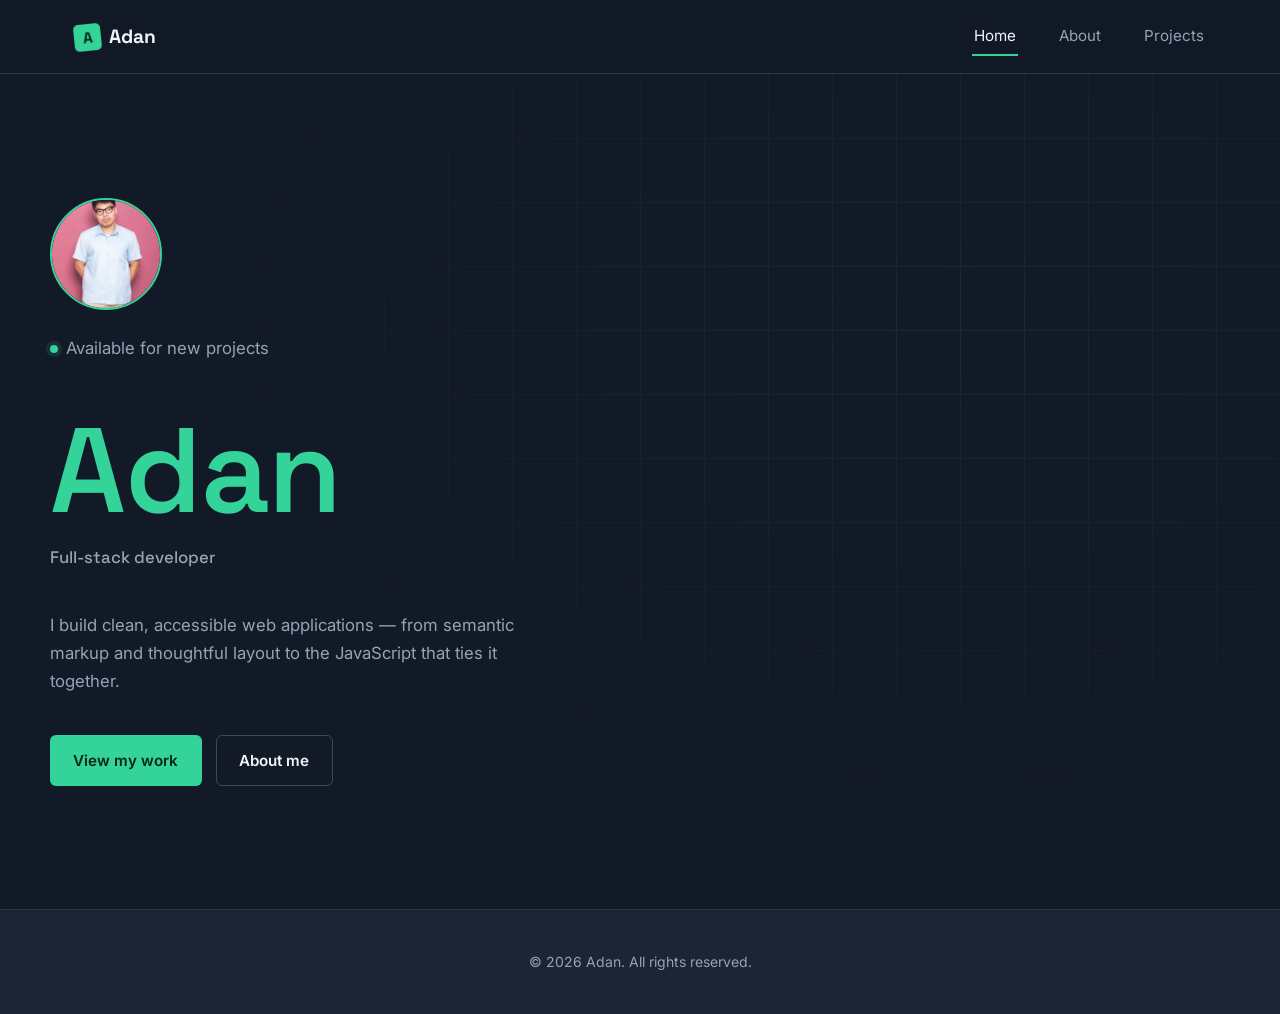
<file: index.html>
<!doctype html>
<html lang="en">
  <head>
    <meta charset="UTF-8" />
    <meta name="viewport" content="width=device-width, initial-scale=1.0" />
    <title>Adan | Full-Stack Developer</title>
    <link rel="preconnect" href="https://fonts.googleapis.com" />
    <link rel="preconnect" href="https://fonts.gstatic.com" crossorigin />
    <link
      href="https://fonts.googleapis.com/css2?family=Space+Grotesk:wght@500;600;700&family=Inter:wght@400;500;600&display=swap"
      rel="stylesheet"
    />
    <link
      rel="stylesheet"
      href="https://cdnjs.cloudflare.com/ajax/libs/font-awesome/6.4.0/css/all.min.css"
    />
    <link rel="stylesheet" href="styles.css" />
  </head>
  <body>
    <header class="site-header">
      <nav class="nav-container">
        <a href="index.html" class="logo">
          <span class="logo-mark">A</span>Adan
        </a>
        <button class="nav-toggle" id="navToggle" aria-expanded="false" aria-controls="navLinks" aria-label="Toggle menu">
          <span></span><span></span><span></span>
        </button>
        <ul class="nav-links" id="navLinks">
          <li><a href="index.html" aria-current="page">Home</a></li>
          <li><a href="about.html">About</a></li>
          <li><a href="projects.html">Projects</a></li>
        </ul>
      </nav>
    </header>

    <main>
      <section class="hero-section">
        <div class="hero-inner">
          <div class="hero-content">
            <img
              src="avatar.webp"
              alt="Portrait of Adan, a full-stack developer"
              class="hero-avatar"
              width="112"
              height="112"
            />
            <p class="hero-tag">Available for new projects</p>
            <h1 class="hero-name">Adan</h1>
            <p class="hero-role">Full-stack developer</p>
            <p>
              I build clean, accessible web applications — from semantic
              markup and thoughtful layout to the JavaScript that ties it
              together.
            </p>
            <div class="hero-actions">
              <a href="projects.html" class="btn btn-primary">View my work</a>
              <a href="about.html" class="btn btn-secondary">About me</a>
            </div>
          </div>
        </div>
      </section>
    </main>

    <footer class="site-footer">
      <p>&copy; 2026 Adan. All rights reserved.</p>
    </footer>

    <script src="nav.js"></script>
  </body>
</html>
</file>
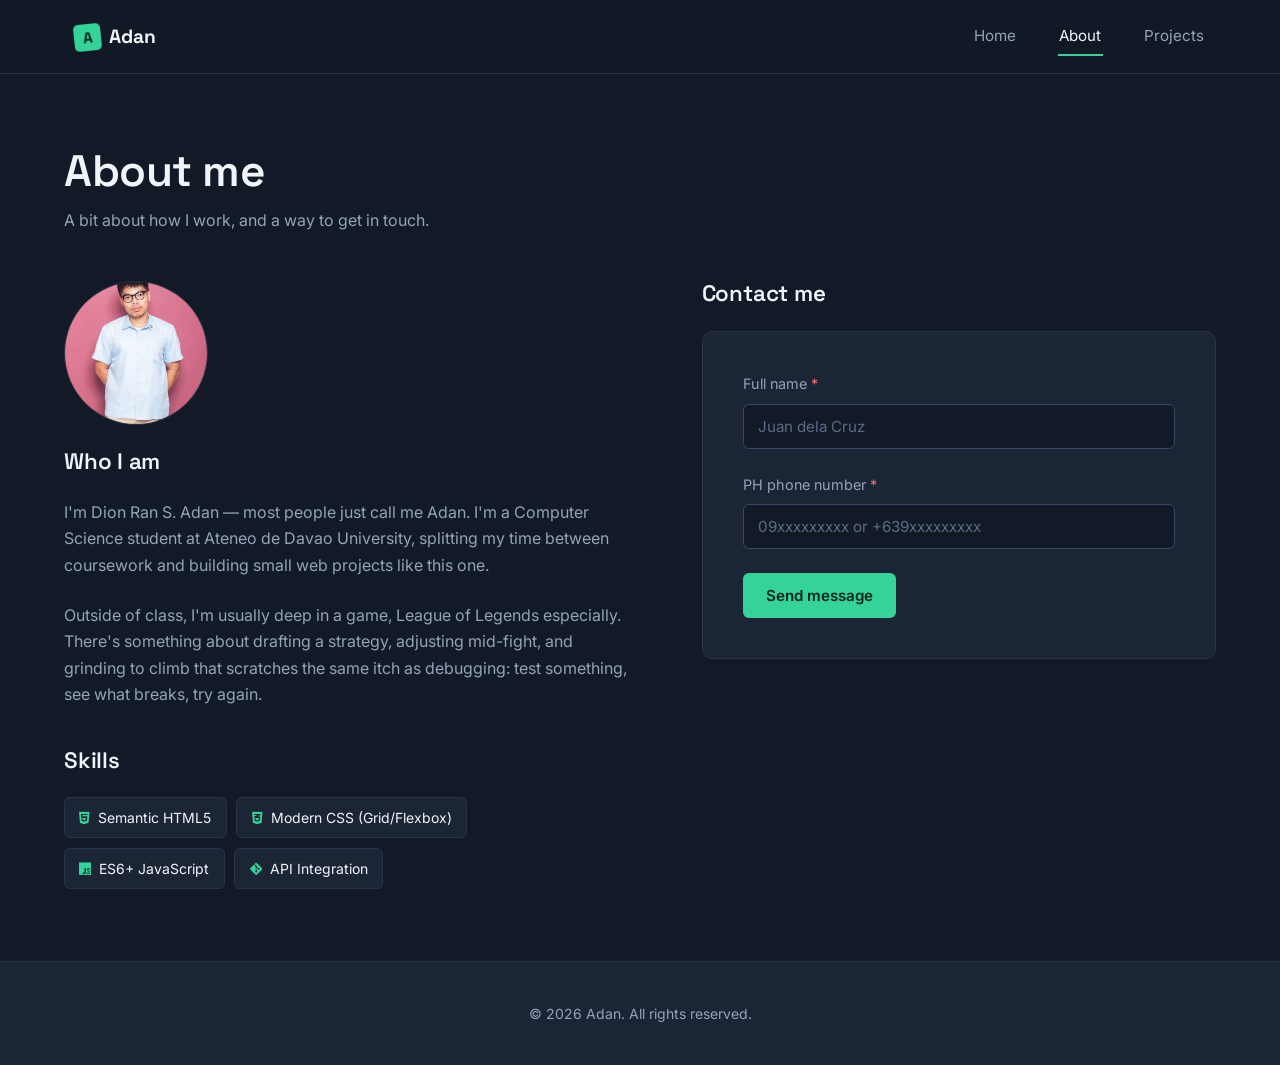
<file: about.html>
<!doctype html>
<html lang="en">
  <head>
    <meta charset="UTF-8" />
    <meta name="viewport" content="width=device-width, initial-scale=1.0" />
    <title>About | Adan</title>
    <link rel="preconnect" href="https://fonts.googleapis.com" />
    <link rel="preconnect" href="https://fonts.gstatic.com" crossorigin />
    <link
      href="https://fonts.googleapis.com/css2?family=Space+Grotesk:wght@500;600;700&family=Inter:wght@400;500;600&display=swap"
      rel="stylesheet"
    />
    <link
      rel="stylesheet"
      href="https://cdnjs.cloudflare.com/ajax/libs/font-awesome/6.4.0/css/all.min.css"
    />
    <link rel="stylesheet" href="styles.css" />
  </head>
  <body>
    <header class="site-header">
      <nav class="nav-container">
        <a href="index.html" class="logo">
          <span class="logo-mark">A</span>Adan
        </a>
        <button class="nav-toggle" id="navToggle" aria-expanded="false" aria-controls="navLinks" aria-label="Toggle menu">
          <span></span><span></span><span></span>
        </button>
        <ul class="nav-links" id="navLinks">
          <li><a href="index.html">Home</a></li>
          <li><a href="about.html" aria-current="page">About</a></li>
          <li><a href="projects.html">Projects</a></li>
        </ul>
      </nav>
    </header>

    <main>
      <div class="container">
        <div class="page-header">
          <h1>About me</h1>
          <p>A bit about how I work, and a way to get in touch.</p>
        </div>
      </div>

      <section class="about-section">
        <div class="container">
          <div class="about-grid">
            <div class="about-text">
              <img
                src="avatar.webp"
                alt="Portrait of Adan, a full-stack developer"
                class="about-avatar"
                width="144"
                height="144"
              />
              <h2>Who I am</h2>
              <p>
                I'm Dion Ran S. Adan — most people just call me Adan. I'm a
                Computer Science student at Ateneo de Davao University,
                splitting my time between coursework and building small web
                projects like this one.
              </p>
              <p>
                Outside of class, I'm usually deep in a game, League of
                Legends especially. There's something about drafting a
                strategy, adjusting mid-fight, and grinding to climb that
                scratches the same itch as debugging: test something, see
                what breaks, try again.
              </p>

              <h2 style="margin-top: 2.5rem;">Skills</h2>
              <ul class="skills-list">
                <li><i class="fa-brands fa-html5"></i> Semantic HTML5</li>
                <li>
                  <i class="fa-brands fa-css3-alt"></i> Modern CSS
                  (Grid/Flexbox)
                </li>
                <li><i class="fa-brands fa-js"></i> ES6+ JavaScript</li>
                <li><i class="fa-brands fa-git-alt"></i> API Integration</li>
              </ul>
            </div>

            <div class="contact-column">
              <h2>Contact me</h2>
              <form id="contactForm" class="contact-form" novalidate>
                <div class="form-group">
                  <label for="fullName"
                    >Full name <span class="required">*</span></label
                  >
                  <input
                    type="text"
                    id="fullName"
                    autocomplete="name"
                    placeholder="Juan dela Cruz"
                    required
                  />
                </div>
                <div class="form-group">
                  <label for="phone"
                    >PH phone number <span class="required">*</span></label
                  >
                  <input
                    type="tel"
                    id="phone"
                    placeholder="09xxxxxxxxx or +639xxxxxxxxx"
                    required
                  />
                  <small class="error-text" id="phoneError"
                    >Please enter a valid PH mobile number.</small
                  >
                </div>
                <button type="submit" class="btn btn-primary">
                  Send message
                </button>
                <div id="formError" class="error-message hidden" role="alert">
                  Please provide a valid full name and Philippine mobile
                  number.
                </div>
                <div id="formSuccess" class="success-message hidden">
                  Thanks! Your message is ready to be sent.
                </div>
              </form>
            </div>
          </div>
        </div>
      </section>
    </main>

    <footer class="site-footer">
      <p>&copy; 2026 Adan. All rights reserved.</p>
    </footer>

    <script src="nav.js"></script>
    <script src="contact.js"></script>
  </body>
</html>
</file>
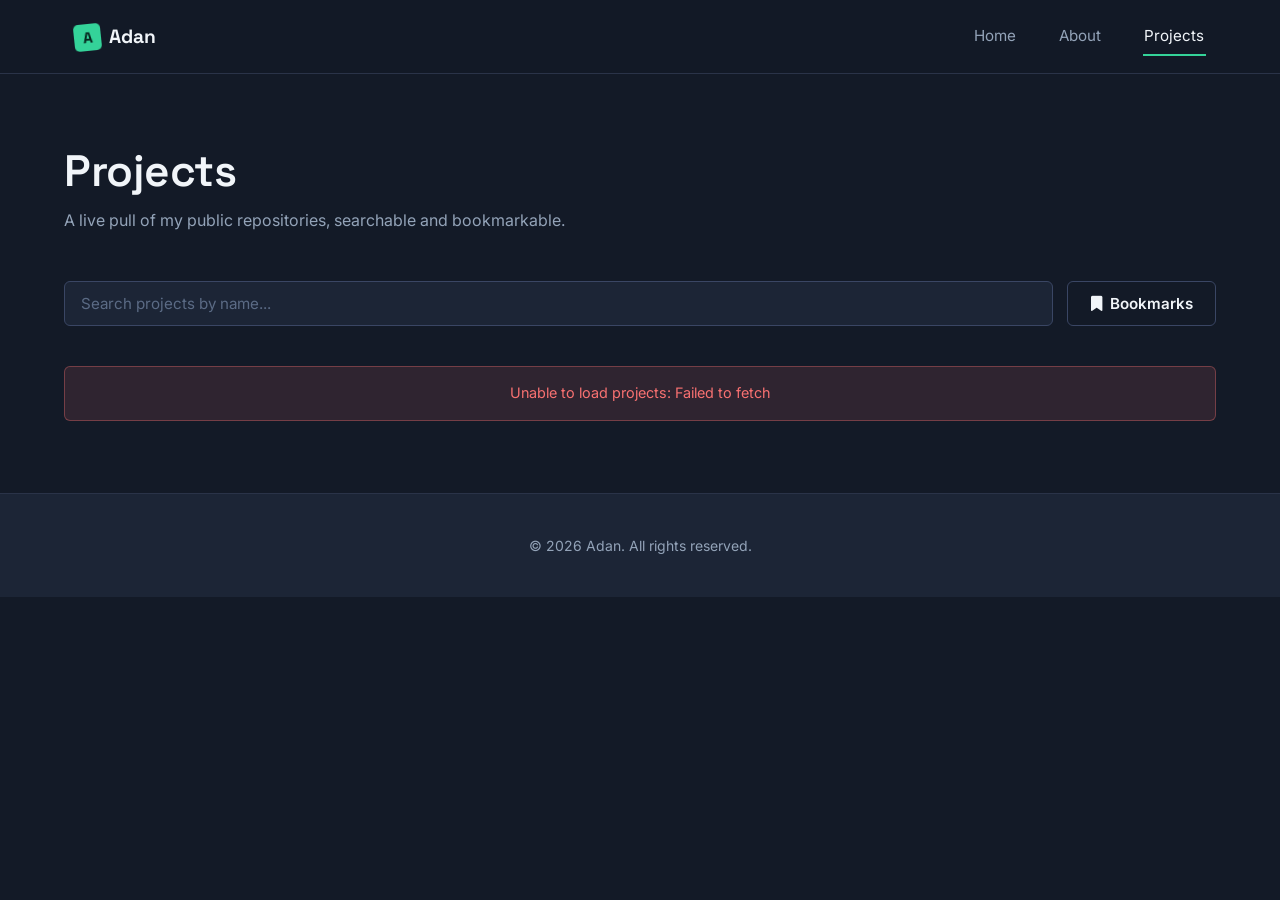
<file: projects.html>
<!doctype html>
<html lang="en">
  <head>
    <meta charset="UTF-8" />
    <meta name="viewport" content="width=device-width, initial-scale=1.0" />
    <title>Projects | Adan</title>
    <link rel="preconnect" href="https://fonts.googleapis.com" />
    <link rel="preconnect" href="https://fonts.gstatic.com" crossorigin />
    <link
      href="https://fonts.googleapis.com/css2?family=Space+Grotesk:wght@500;600;700&family=Inter:wght@400;500;600&display=swap"
      rel="stylesheet"
    />
    <link
      rel="stylesheet"
      href="https://cdnjs.cloudflare.com/ajax/libs/font-awesome/6.4.0/css/all.min.css"
    />
    <link rel="stylesheet" href="styles.css" />
  </head>
  <body>
    <header class="site-header">
      <nav class="nav-container">
        <a href="index.html" class="logo">
          <span class="logo-mark">A</span>Adan
        </a>
        <button class="nav-toggle" id="navToggle" aria-expanded="false" aria-controls="navLinks" aria-label="Toggle menu">
          <span></span><span></span><span></span>
        </button>
        <ul class="nav-links" id="navLinks">
          <li><a href="index.html">Home</a></li>
          <li><a href="about.html">About</a></li>
          <li><a href="projects.html" aria-current="page">Projects</a></li>
        </ul>
      </nav>
    </header>

    <main>
      <div class="container">
        <div class="page-header">
          <h1>Projects</h1>
          <p>A live pull of my public repositories, searchable and bookmarkable.</p>
        </div>
      </div>

      <section class="projects-section">
        <div class="container">
          <div class="projects-controls">
            <input
              type="text"
              id="searchInput"
              placeholder="Search projects by name..."
              aria-label="Search projects"
            />
            <button id="showBookmarksBtn" class="btn btn-secondary">
              <i class="fa-solid fa-bookmark"></i> Bookmarks
            </button>
          </div>

          <div id="loadingSpinner" class="spinner hidden">
            <i class="fa-solid fa-circle-notch fa-spin"></i> Fetching
            repositories...
          </div>

          <div id="errorContainer" class="error-message hidden"></div>

          <div id="projectGallery" class="gallery-grid">
            <!-- Cards injected via JS DOM Manipulation -->
          </div>

          <div class="pagination-controls hidden" id="paginationControls">
            <button id="prevPage" class="btn btn-secondary">
              <i class="fa-solid fa-chevron-left"></i> Prev
            </button>
            <span id="pageInfo">Page 1 of X</span>
            <button id="nextPage" class="btn btn-secondary">
              Next <i class="fa-solid fa-chevron-right"></i>
            </button>
          </div>
        </div>
      </section>
    </main>

    <footer class="site-footer">
      <p>&copy; 2026 Adan. All rights reserved.</p>
    </footer>

    <script src="nav.js"></script>
    <script src="projects.js"></script>
  </body>
</html>
</file>
<file: styles.css>
/* =========================================================
   Design tokens
   ========================================================= */
:root {
  --bg-dark: #131a27;         /* deep cool slate-navy */
  --bg-surface: #1c2536;      /* card / header surface */
  --bg-surface-raised: #232e42; /* inputs, hovered surfaces */
  --primary: #34d399;         /* emerald accent */
  --primary-deep: #0f766e;
  --primary-ink: #06251d;     /* text on top of primary */
  --text-main: #f1f5f9;
  --text-muted: #93a3b8;
  --text-faint: #5b6b85;
  --border: #2a3348;
  --border-strong: #3a4664;
  --danger: #f87171;
  --danger-bg: rgba(248, 113, 113, 0.12);
  --success-bg: rgba(52, 211, 153, 0.12);

  --font-display: "Space Grotesk", "Segoe UI", sans-serif;
  --font-body: "Inter", "Segoe UI", sans-serif;

  --space-xs: 0.5rem;
  --space-sm: 0.875rem;
  --space-md: 1.5rem;
  --space-lg: 2.5rem;
  --space-xl: 4.5rem;

  --radius-sm: 6px;
  --radius-md: 10px;
  --content-width: 1180px;
}

/* =========================================================
   Reset & base
   ========================================================= */
*,
*::before,
*::after {
  box-sizing: border-box;
  margin: 0;
  padding: 0;
}

html {
  scroll-behavior: smooth;
}

body {
  font-family: var(--font-body);
  background-color: var(--bg-dark);
  color: var(--text-main);
  line-height: 1.65;
  font-size: 1rem;
  -webkit-font-smoothing: antialiased;
}

h1, h2, h3 {
  font-family: var(--font-display);
  line-height: 1.15;
  font-weight: 600;
  letter-spacing: -0.01em;
}

a {
  text-decoration: none;
  color: inherit;
}

img {
  max-width: 100%;
  display: block;
}

:focus-visible {
  outline: 2px solid var(--primary);
  outline-offset: 3px;
}

.container {
  width: 90%;
  max-width: var(--content-width);
  margin: 0 auto;
}

@media (prefers-reduced-motion: reduce) {
  *, *::before, *::after {
    animation-duration: 0.001ms !important;
    transition-duration: 0.001ms !important;
    scroll-behavior: auto !important;
  }
}

/* =========================================================
   Header / navigation
   ========================================================= */
.site-header {
  background-color: rgba(19, 26, 39, 0.85);
  backdrop-filter: blur(10px);
  border-bottom: 1px solid var(--border);
  position: sticky;
  top: 0;
  z-index: 100;
}

.nav-container {
  display: flex;
  justify-content: space-between;
  align-items: center;
  padding: 1.1rem var(--space-md);
  max-width: var(--content-width);
  margin: 0 auto;
}

.logo {
  font-family: var(--font-display);
  font-weight: 700;
  font-size: 1.2rem;
  letter-spacing: -0.01em;
}

.logo-mark {
  display: inline-flex;
  align-items: center;
  justify-content: center;
  width: 1.7rem;
  height: 1.7rem;
  margin-right: 0.5rem;
  background: var(--primary);
  color: var(--primary-ink);
  border-radius: 5px;
  font-size: 0.95rem;
  transform: rotate(-6deg);
}

/* Mobile-first base: collapsed nav behind a toggle button */
.nav-links {
  position: absolute;
  top: 100%;
  left: 0;
  right: 0;
  display: flex;
  flex-direction: column;
  align-items: flex-start;
  gap: 0;
  list-style: none;
  background: var(--bg-surface);
  border-bottom: 1px solid var(--border);
  max-height: 0;
  overflow: hidden;
  transition: max-height 0.25s ease;
}

.nav-links.is-open {
  max-height: 20rem;
}

.nav-links li {
  width: 100%;
}

.nav-links a {
  display: block;
  width: 100%;
  color: var(--text-muted);
  font-size: 0.95rem;
  padding: 1rem var(--space-md);
  border-bottom: 1px solid var(--border);
  border-left: 2px solid transparent;
  transition: color 0.15s ease, border-color 0.15s ease;
}

.nav-links a:hover {
  color: var(--text-main);
}

.nav-links a[aria-current="page"] {
  color: var(--text-main);
  border-bottom-color: var(--border);
  border-left-color: var(--primary);
}

.nav-toggle {
  display: flex;
  flex-direction: column;
  justify-content: center;
  gap: 5px;
  width: 2.2rem;
  height: 2.2rem;
  background: none;
  border: 1px solid var(--border-strong);
  border-radius: var(--radius-sm);
  cursor: pointer;
}

.nav-toggle span {
  display: block;
  width: 1.1rem;
  height: 2px;
  margin: 0 auto;
  background: var(--text-main);
  transition: transform 0.2s ease, opacity 0.2s ease;
}

.nav-toggle[aria-expanded="true"] span:nth-child(1) {
  transform: translateY(7px) rotate(45deg);
}
.nav-toggle[aria-expanded="true"] span:nth-child(2) {
  opacity: 0;
}
.nav-toggle[aria-expanded="true"] span:nth-child(3) {
  transform: translateY(-7px) rotate(-45deg);
}

/* Breakpoint 1: from tablet width up, switch to a horizontal nav */
@media (min-width: 768px) {
  .nav-toggle {
    display: none;
  }

  .nav-links {
    position: static;
    flex-direction: row;
    align-items: center;
    gap: var(--space-lg);
    background: none;
    border-bottom: none;
    max-height: none;
    overflow: visible;
  }

  .nav-links li {
    width: auto;
  }

  .nav-links a {
    width: auto;
    padding: 0.35rem 0.1rem;
    border-bottom: 2px solid transparent;
    border-left: none;
  }

  .nav-links a[aria-current="page"] {
    border-bottom-color: var(--primary);
    border-left-color: transparent;
  }
}

/* =========================================================
   Hero (home page)
   ========================================================= */
.hero-section {
  min-height: calc(100vh - 65px);
  display: flex;
  align-items: center;
  position: relative;
  overflow: hidden;
  padding: var(--space-xl) var(--space-md);
}

.hero-section::before {
  content: "";
  position: absolute;
  inset: 0;
  background-image:
    linear-gradient(var(--border) 1px, transparent 1px),
    linear-gradient(90deg, var(--border) 1px, transparent 1px);
  background-size: 64px 64px;
  -webkit-mask-image: radial-gradient(ellipse 60% 60% at 75% 30%, black, transparent);
  mask-image: radial-gradient(ellipse 60% 60% at 75% 30%, black, transparent);
  opacity: 0.5;
  pointer-events: none;
}

.hero-inner {
  max-width: var(--content-width);
  margin: 0 auto;
  width: 100%;
  position: relative;
}

.hero-tag {
  display: inline-flex;
  align-items: center;
  gap: 0.5rem;
  color: var(--primary);
  font-size: 0.9rem;
  margin-bottom: var(--space-md);
}

.hero-tag::before {
  content: "";
  width: 0.5rem;
  height: 0.5rem;
  border-radius: 50%;
  background: var(--primary);
  box-shadow: 0 0 0 4px var(--success-bg);
}

.hero-name {
  font-size: clamp(3rem, 11vw, 7.5rem);
  color: var(--primary);
  margin-bottom: 0.25rem;
}

.hero-role {
  font-family: var(--font-display);
  font-size: clamp(1.25rem, 3vw, 2rem);
  color: var(--text-main);
  font-weight: 500;
  margin-bottom: var(--space-md);
}

.hero-content p {
  color: var(--text-muted);
  max-width: 46ch;
  margin-bottom: var(--space-lg);
  font-size: 1.05rem;
}

.hero-actions {
  display: flex;
  flex-wrap: wrap;
  gap: var(--space-sm);
}

/* =========================================================
   Page header (about / projects)
   ========================================================= */
.page-header {
  padding: var(--space-xl) 0 var(--space-md);
}

.page-header h1 {
  font-size: clamp(2rem, 4vw, 2.75rem);
  margin-bottom: 0.6rem;
}

.page-header p {
  color: var(--text-muted);
  max-width: 60ch;
}

/* =========================================================
   About + contact layout
   ========================================================= */
.about-section {
  padding: var(--space-md) 0 var(--space-xl);
}

.about-grid {
  display: grid;
  grid-template-columns: 1fr;
  gap: var(--space-xl);
  align-items: start;
}

.about-avatar {
  width: 9rem;
  height: 9rem;
  object-fit: cover;
  border-radius: 50%;
  border: 1px solid var(--border);
  margin-bottom: var(--space-md);
}

.hero-avatar {
  width: 7rem;
  height: 7rem;
  object-fit: cover;
  border-radius: 50%;
  border: 2px solid var(--primary);
  margin-bottom: var(--space-md);
}

.about-text p {
  color: var(--text-muted);
  margin-bottom: var(--space-md);
  max-width: 62ch;
}

.about-text p:last-child {
  margin-bottom: 0;
}

.about-text h2,
.contact-column h2 {
  font-size: 1.4rem;
  margin-bottom: var(--space-md);
}

.skills-list {
  display: flex;
  flex-wrap: wrap;
  gap: 0.6rem;
  list-style: none;
  margin-top: var(--space-md);
}

.skills-list li {
  display: flex;
  align-items: center;
  gap: 0.5rem;
  background: var(--bg-surface);
  border: 1px solid var(--border);
  padding: 0.5rem 0.9rem;
  border-radius: var(--radius-sm);
  font-size: 0.875rem;
  color: var(--text-main);
}

.skills-list i {
  color: var(--primary);
}

.contact-column {
  position: relative;
}

@media (min-width: 900px) {
  .about-grid {
    grid-template-columns: 1.1fr 1fr;
  }

  .contact-column {
    position: sticky;
    top: 6.5rem;
  }
}

/* =========================================================
   Forms
   ========================================================= */
.contact-form {
  background: var(--bg-surface);
  padding: var(--space-lg);
  border-radius: var(--radius-md);
  border: 1px solid var(--border);
}

.form-group {
  margin-bottom: var(--space-md);
}

.form-group label {
  display: block;
  margin-bottom: 0.5rem;
  font-size: 0.9rem;
  color: var(--text-muted);
}

.required {
  color: var(--danger);
}

.form-group input {
  width: 100%;
  padding: 0.75rem 0.9rem;
  background: var(--bg-dark);
  border: 1px solid var(--border-strong);
  color: var(--text-main);
  border-radius: var(--radius-sm);
  font-family: var(--font-body);
  font-size: 0.95rem;
  transition: border-color 0.15s ease;
}

.form-group input:focus {
  border-color: var(--primary);
}

.form-group input::placeholder {
  color: var(--text-faint);
}

.error-text {
  display: none;
  color: var(--danger);
  font-size: 0.8rem;
  margin-top: 0.4rem;
}

.form-group input.invalid {
  border-color: var(--danger);
}

.form-group input.invalid + .error-text {
  display: block;
}

.contact-form > .error-message,
.contact-form > .success-message {
  margin-top: var(--space-md);
}

.success-message {
  background: var(--success-bg);
  color: var(--primary);
  padding: 0.9rem 1rem;
  border-radius: var(--radius-sm);
  text-align: center;
  font-size: 0.9rem;
}

.error-message {
  background: var(--danger-bg);
  border: 1px solid rgba(248, 113, 113, 0.35);
  color: var(--danger);
  padding: 0.9rem 1rem;
  border-radius: var(--radius-sm);
  text-align: center;
  font-size: 0.9rem;
}

/* =========================================================
   Projects / gallery
   ========================================================= */
.projects-section {
  padding: var(--space-md) 0 var(--space-xl);
}

.projects-controls {
  display: flex;
  gap: var(--space-sm);
  margin-bottom: var(--space-lg);
  flex-wrap: wrap;
}

#searchInput {
  flex: 1;
  min-width: 250px;
  padding: 0.75rem 1rem;
  background: var(--bg-surface);
  border: 1px solid var(--border-strong);
  color: var(--text-main);
  border-radius: var(--radius-sm);
  font-family: var(--font-body);
  font-size: 0.95rem;
}

#searchInput:focus {
  border-color: var(--primary);
}

#searchInput::placeholder {
  color: var(--text-faint);
}

.gallery-grid {
  display: grid;
  grid-template-columns: repeat(auto-fit, minmax(290px, 1fr));
  gap: var(--space-md);
}

.project-card {
  background: var(--bg-surface);
  border: 1px solid var(--border);
  border-radius: var(--radius-md);
  padding: var(--space-md);
  display: flex;
  flex-direction: column;
  transition: border-color 0.15s ease, transform 0.15s ease;
}

.project-card:hover {
  border-color: var(--primary);
  transform: translateY(-3px);
}

.project-header {
  display: flex;
  justify-content: space-between;
  align-items: flex-start;
  gap: var(--space-sm);
  margin-bottom: var(--space-xs);
}

.project-title {
  font-family: var(--font-display);
  font-size: 1.15rem;
  font-weight: 600;
  word-break: break-word;
}

.project-title:hover {
  color: var(--primary);
}

.bookmark-btn {
  flex-shrink: 0;
  background: none;
  border: none;
  color: var(--text-faint);
  cursor: pointer;
  font-size: 1.1rem;
  padding: 0.15rem;
  transition: color 0.15s ease;
}

.bookmark-btn:hover {
  color: var(--text-muted);
}

.bookmark-btn.bookmarked {
  color: var(--primary);
}

.project-desc {
  color: var(--text-muted);
  font-size: 0.9rem;
  flex: 1;
  margin-bottom: var(--space-md);
}

.project-meta {
  display: flex;
  justify-content: space-between;
  font-size: 0.8rem;
  color: var(--text-muted);
  border-top: 1px solid var(--border);
  padding-top: var(--space-xs);
}

.project-meta i {
  color: var(--text-faint);
  margin-right: 0.3rem;
}

.empty-state {
  color: var(--text-muted);
  padding: var(--space-lg) 0;
}

/* =========================================================
   Buttons / status
   ========================================================= */
.btn {
  display: inline-flex;
  align-items: center;
  gap: 0.5rem;
  padding: 0.75rem 1.4rem;
  border-radius: var(--radius-sm);
  font-family: var(--font-body);
  font-weight: 600;
  font-size: 0.95rem;
  cursor: pointer;
  border: 1px solid transparent;
  transition: opacity 0.15s ease, background-color 0.15s ease, color 0.15s ease;
}

.btn-primary {
  background-color: var(--primary);
  color: var(--primary-ink);
}

.btn-primary:hover {
  opacity: 0.9;
}

.btn-secondary {
  background-color: transparent;
  border-color: var(--border-strong);
  color: var(--text-main);
}

.btn-secondary:hover {
  border-color: var(--primary);
  color: var(--primary);
}

.btn-secondary.is-active {
  background-color: var(--primary);
  border-color: var(--primary);
  color: var(--primary-ink);
}

.btn:disabled {
  cursor: not-allowed;
  opacity: 0.4;
}

.spinner {
  text-align: center;
  color: var(--primary);
  padding: var(--space-lg) 0;
}

.hidden {
  display: none !important;
}

.pagination-controls {
  display: flex;
  justify-content: center;
  align-items: center;
  gap: var(--space-md);
  margin-top: var(--space-lg);
  color: var(--text-muted);
  font-size: 0.9rem;
}

/* =========================================================
   Footer
   ========================================================= */
.site-footer {
  background-color: var(--bg-surface);
  border-top: 1px solid var(--border);
  padding: var(--space-lg);
  text-align: center;
  color: var(--text-muted);
  font-size: 0.875rem;
}
</file>
